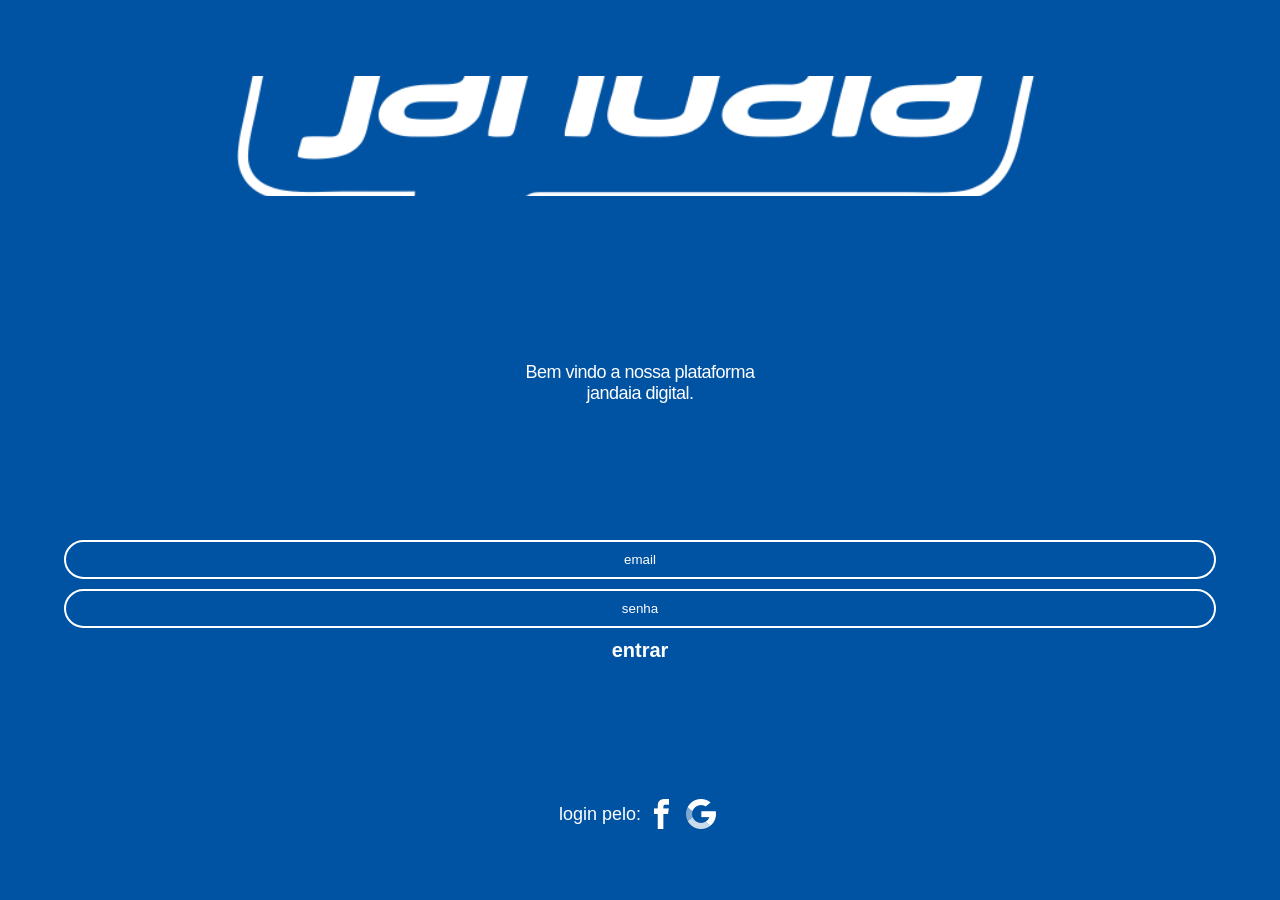
<file: index.html>
<!DOCTYPE html>
<html>
<head>
	<meta charset="utf-8">
	<title>Jandaia Digital</title>
	<meta name="viewport" content="width=device-width, initial-scale=1.0"> 
	<link rel="stylesheet" type="text/css" href="res/css/model.css">
	<link rel="stylesheet" type="text/css" href="res/css/app.css">

	<link rel="stylesheet" type="text/css" href="res/css/login.css">
</head>
<body>
	<main class="bg-blue">
		<div class="box full-h flex flow-column x-around">
			
			<div class="row flex xy-center">
				<div class="flex xy-center" id="logo"></div>
			</div>

			<div class="row">
				<h3 class="title" id="center">Bem vindo a nossa plataforma<br>jandaia digital.</h3>
			</div>

			<div class="row">
				<form class="row flex flow-column y-center" action="home.html">
					<input class="input-a" type="email" name="" placeholder="email">
					<input class="input-a" type="password" name="" placeholder="senha">
					<input class="btn-a" type="submit" value="entrar">
				</form>
			</div>	

			<div class="row flex xy-center">

				<div id="open-login" class="row flex xy-center">login pelo:
					<span id="icon-facebook"></span>
					<span id="icon-google"></span> 
				</div>

			</div>


		</div>
	</main>
</body>
</html>
</file>
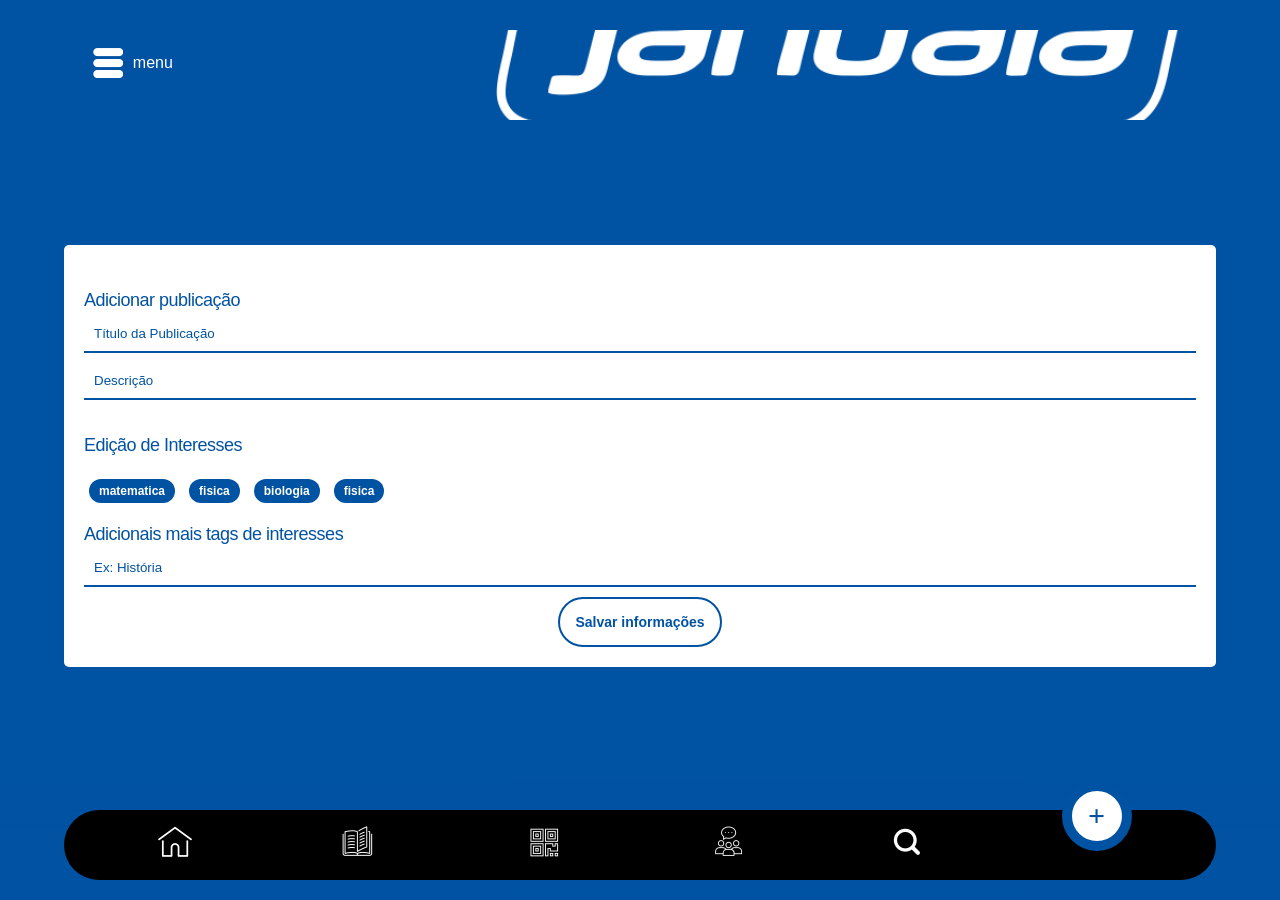
<file: add-post.html>
<!DOCTYPE html>
<html>
<head>
	<meta charset="utf-8">
	<title>Jandaia Digital - Home</title>
	<meta name="viewport" content="width=device-width, initial-scale=1.0"> 
	<link rel="stylesheet" type="text/css" href="res/css/model.css">
	<link rel="stylesheet" type="text/css" href="res/css/app.css">

	<link rel="stylesheet" type="text/css" href="res/css/profile.css">
</head>
<body>
	<main class="bg-blue">
		<div class="box flex flow-column">
						
			<header class="row">				
				<div class="row flex y-center x-around">

					<div class="column-3">
						<nav id="menu" class="flex y-center">
							<span id="icon"></span>	menu

							<ul class="fade">
								<li><a href="home.html">home</a></li>
								<li><a href="x">institucional</a></li>
								<li><a href="https://jandaia.com/contato/">contato</a></li>
								<li><a href="minha-conta.html">minha Conta</a></li>
							</ul>
						</nav>						
					</div>				

					<div class="column-6">						
						<a href="home.html"><div class="flex xy-center" id="logo"></div></a>
					</div>
				
				</div>
			</header>
		


			<div class="preference flex flow-column y-center" style="margin-top: 10%;">
			

				<div class="row">
					<h3 class="title">Adicionar publicação</h3>
				</div>	


				<input class="input-c" type="text" name="" placeholder="Título da Publicação">
				<input class="input-c" type="text" name="" placeholder="Descrição">

				<div class="row">
					<h3 class="title">Edição de Interesses</h3>
				</div>

				<div class="row"  style="margin-top: 20px">
					<span class="tag">matematica</span>
					<span class="tag">fisica</span>
					<span class="tag">biologia</span>
					<span class="tag">fisica</span>
				</div>



				<div class="row">
					<h3 class="title">Adicionais mais tags de interesses</h3>
				</div>

				<input class="input-c" type="text" name="" placeholder="Ex: História">
				<span class="btn-b">Salvar informações</span>




			</div>




			<div class="row" style="height: 130px;"></div>


		</div>
	</main>


	<footer class="flex y-end">
		<nav >
			<ul class="flex x-around">
				<a href="home.html"><li id="home"></li></a>
				<a href="scan.html"><li id="scan"></li></a>
				<a href="#"><li id="qr"><input type="file" style="opacity: 0;" accept="image/*" capture="camera"></li></a>
                <a href="comunity.html"><li id="comu"></li></a>
				<a href="search.html"><li id="search"></li></a>
				<li id="plus" class="flex xy-center">+
					<ul>
						<a href="agenda.html"><li>Anotação [+]</li></a>
						<a href="add-post.html"><li>Postagem [+]</li></a>
					</ul>
				</li>
			</ul>
		</nav>
	</footer>

</body>
</html>
</file>
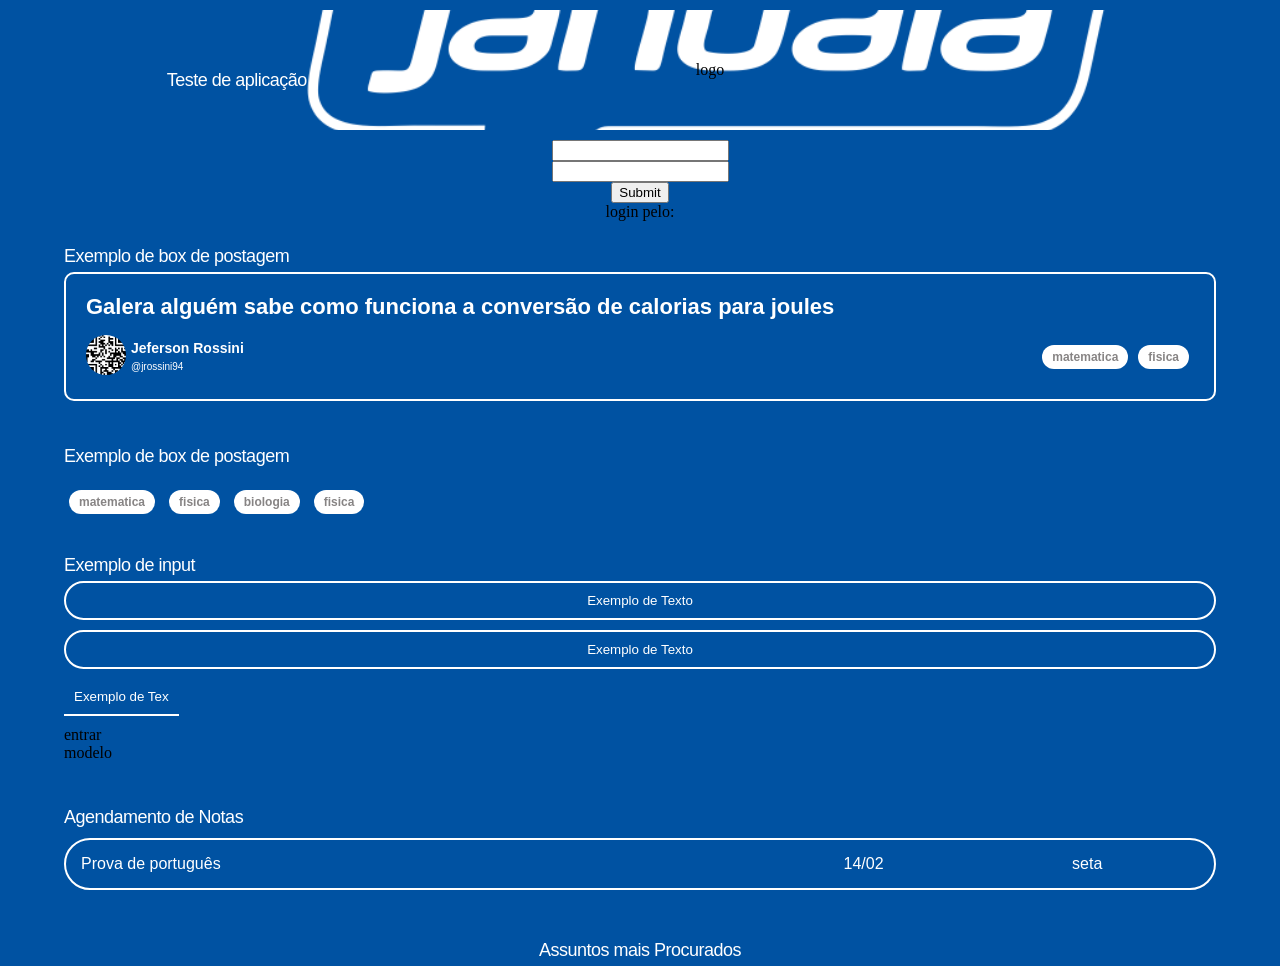
<file: components.html>
<!DOCTYPE html>
<html>
<head>
	<meta charset="utf-8">
	<title>Jandaia Digital</title>
	<meta name="viewport" content="width=device-width, initial-scale=1.0"> 
	<link rel="stylesheet" type="text/css" href="res/css/model.css">
	<link rel="stylesheet" type="text/css" href="res/css/app.css">

	<link rel="stylesheet" type="text/css" href="res/css/login.css">
</head>
<body>
	<main class="bg-blue">
		<div class="box full-h flex flow-column x-around">
			
			<div class="row flex xy-center">
				<div class="title">Teste de aplicação</div>
				<div class="flex xy-center" id="logo">logo</div>
			</div>

			<div class="row">
				<form class="row flex flow-column y-center">
					<input type="email" name="">
					<input type="password" name="">
					<input type="submit" name="">
				</form>
			</div>	

			<div class="row flex xy-center">
				<span>login pelo: </span>
			</div>


			<div class="row">
				<h3 class="title">Exemplo de box de postagem</h3>
			</div>

			<article class="box-article">
				<div class="row content">
					<h3>Galera alguém sabe como funciona a conversão de calorias para joules</h3>
				</div>

				<div class="row flex">
					<div class="user column-5 flex x-start">
						<div class="row flex y-center">
							<div id="avatar">
								<img src="res/files/img/1.png">
							</div>

							<div id="info">
								<h5>Jeferson Rossini</h5>
								<span>@jrossini94</span>
							</div>
						</div>
					</div>

					<div id="tags" class="column-5 flex x-end y-center">
						<span class="tag">matematica</span>
						<span class="tag">fisica</span>
					</div>
				</div>

			</article>




			<div class="row">
				<h3 class="title">Exemplo de box de postagem</h3>
			</div>

			<div class="row"  style="margin-top: 20px">
				<span class="tag">matematica</span>
				<span class="tag">fisica</span>
				<span class="tag">biologia</span>
				<span class="tag">fisica</span>
			</div>



			<div class="row" style="margin-top: 20px">
				<h3 class="title">Exemplo de input</h3>
			</div>

			<input class="input-a" type="text" name="" placeholder="Exemplo de Texto">
			<input class="input-a" type="text" name="" placeholder="Exemplo de Texto">
			<input class="input-b" type="text" name="" placeholder="Exemplo de Texto">

			<span class="btn-1">entrar</span>
			<span class="btn-2">modelo</span>

			<div class="row" style="margin-top: 20px">
				<h3 class="title">Agendamento de Notas</h3>
			</div>

			<div class="note flex">
				<div class="column-6">Prova de português</div>
				<div class="column-4 flex">
					<div class="column-5 flex xy-center"> 14/02</div>
					<div class="column-5 flex xy-center"> seta</div>
				</div>
			</div>


			<div class="row" style="margin-top: 20px">
				<h3 class="title" id="center">Assuntos mais Procurados</h3>
			</div>





		</div>
	</main>
</body>
</html>
</file>
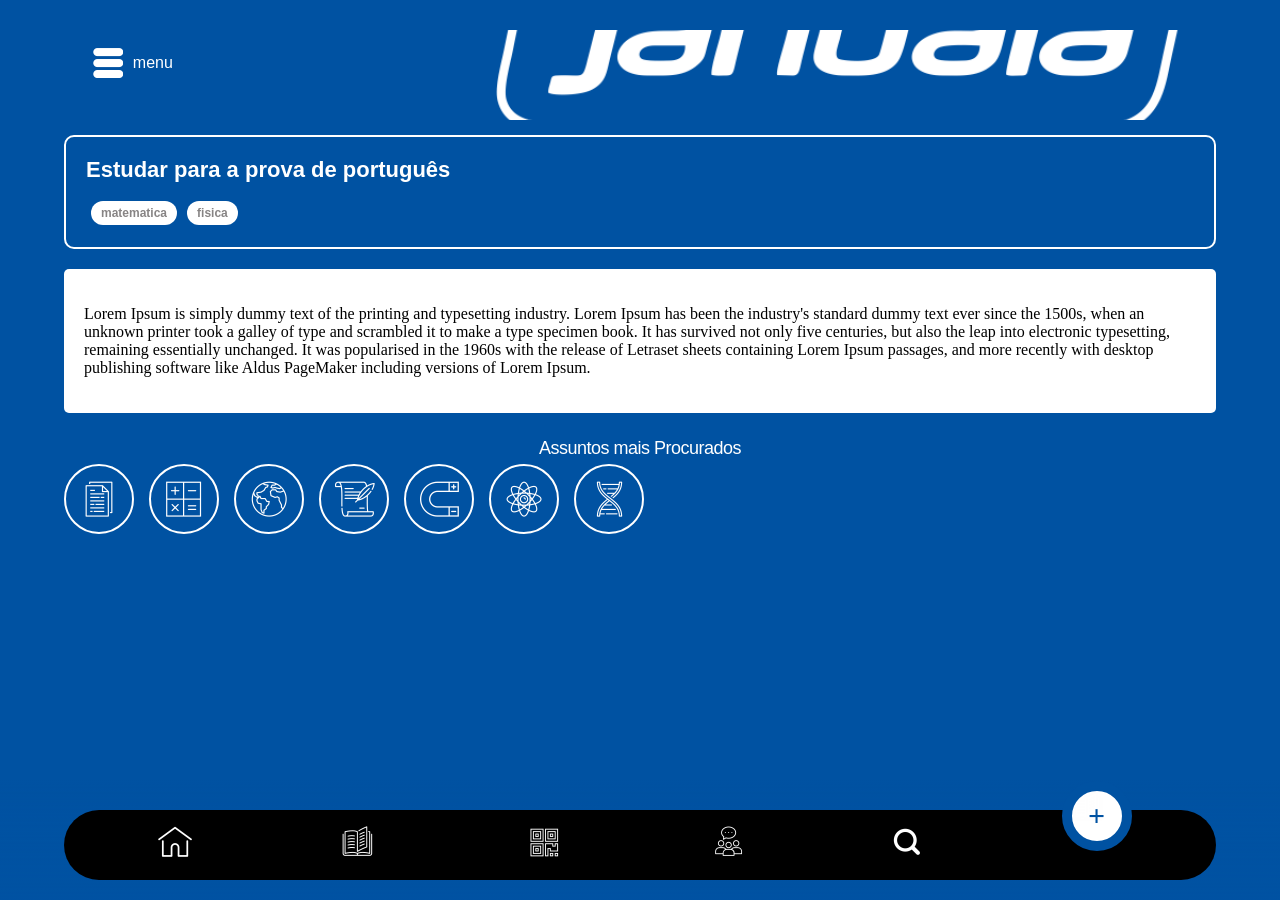
<file: compromisso.html>
<!DOCTYPE html>
<html>
<head>
	<meta charset="utf-8">
	<title>Jandaia Digital - Home</title>
	<meta name="viewport" content="width=device-width, initial-scale=1.0"> 
	<link rel="stylesheet" type="text/css" href="res/css/model.css">
	<link rel="stylesheet" type="text/css" href="res/css/app.css">

	<link rel="stylesheet" type="text/css" href="res/css/login.css">
</head>
<body>
	<main class="bg-blue">
		<div class="box flex flow-column">
			
			<header class="row">				
				<div class="row flex y-center x-around">

					<div class="column-3">
						<nav id="menu" class="flex y-center">
							<span id="icon"></span>	menu

							<ul class="fade">
								<li><a href="home.html">home</a></li>
								<li><a href="#">institucional</a></li>
								<li><a href="#">contato</a></li>
								<li><a href="minha-conta.html">minha Conta</a></li>
							</ul>
						</nav>						
					</div>				

					<div class="column-6">						
						<a href="home.html"><div class="flex xy-center" id="logo"></div></a>
					</div>
				
				</div>
			</header>
		

			<div class="row" style="margin-top: -20px;">
				<h3 class="title" id="center"></h3>
			</div>

			<article class="box-article">
					<div class="row content">
						<h3>Estudar para a prova de português</h3>
					</div>

					<div class="row flex"><!-- 
						<div class="user column-5 flex x-start">
							<div class="row flex y-center">
								<div id="avatar">
									<img src="res/files/img/1.png">
								</div>

								<div id="info">
									<h5>Jeferson Rossini</h5>
									<span>@jrossini94</span>
								</div>
							</div>
						</div> -->

						<div id="tags" class="column-5 flex x-start y-center">
							<span class="tag">matematica</span>
							<span class="tag">fisica</span>
						</div>
					</div>
			</article>

			<div class="content-article">
				<p class="row flex">Lorem Ipsum is simply dummy text of the printing and typesetting industry. Lorem Ipsum has been the industry's standard dummy text ever since the 1500s, when an unknown printer took a galley of type and scrambled it to make a type specimen book. It has survived not only five centuries, but also the leap into electronic typesetting, remaining essentially unchanged. It was popularised in the 1960s with the release of Letraset sheets containing Lorem Ipsum passages, and more recently with desktop publishing software like Aldus PageMaker including versions of Lorem Ipsum.</p>

			<!-- 	<div class="comment">
					<div class="row">
						<div class="user column-7 flex x-start">
							<div class="row flex y-center">
								<div id="avatar">
									<img src="res/files/img/1.png">
								</div>

								<div id="info">
									<h5>Jeferson Rossini</h5>
									<span>@jrossini94</span>
								</div>
							</div>
						</div>
					</div>
					<div class="row">
						Queria muito saber como funciona, estou com dificuldades em umas atividades
					</div>
				</div> -->

				<!-- <div class="comment">
					<div class="row">
						<div class="user column-7 flex x-start">
							<div class="row flex y-center">
								<div id="avatar">
									<img src="res/files/img/1.png">
								</div>

								<div id="info">
									<h5>Lara Cristina</h5>
									<span>@laracristina</span>
								</div>
							</div>
						</div>
					</div>
					<div class="row">
						Que legal seu conteúdo, não tinha visto desta forma antes.
					</div>
				</div>
 -->
			</div>
			
			



			<div class="row">
				<h3 class="title" id="center">Assuntos mais Procurados</h3>
			</div>

			<div class="row area-of-interest">
				<div class="row flex flow-row flow-nowrap">					
					
					<a href="list.html"><div class="item flex xy-center" id="a1"></div></a>
					<a href="list.html"><div class="item flex xy-center" id="a2"></div></a>
					<a href="list.html"><div class="item flex xy-center" id="a3"></div></a>
					<a href="list.html"><div class="item flex xy-center" id="a4"></div></a>
					<a href="list.html"><div class="item flex xy-center" id="a5"></div></a>
					<a href="list.html"><div class="item flex xy-center" id="a6"></div></a>
					<a href="list.html"><div class="item flex xy-center" id="a7"></div></a>
				</div>
					
			</div>


			<div class="row" style="height: 130px;"></div>


		</div>
	</main>


	<footer class="flex y-end">
		<nav >
			<ul class="flex x-around">
				<a href="home.html"><li id="home"></li></a>
				<a href="scan.html"><li id="scan"></li></a>
				<a href="#"><li id="qr"><input type="file" style="opacity: 0;" accept="image/*" capture="camera"></li></a>
                <a href="comunity.html"><li id="comu"></li></a>
				<a href="search.html"><li id="search"></li></a>
				<li id="plus" class="flex xy-center">+
					<ul>
						<a href="agenda.html"><li>Anotação [+]</li></a>
						<a href="add-post.html"><li>Postagem [+]</li></a>
					</ul>
				</li>
			</ul>
		</nav>
	</footer>

</body>
</html>
</file>
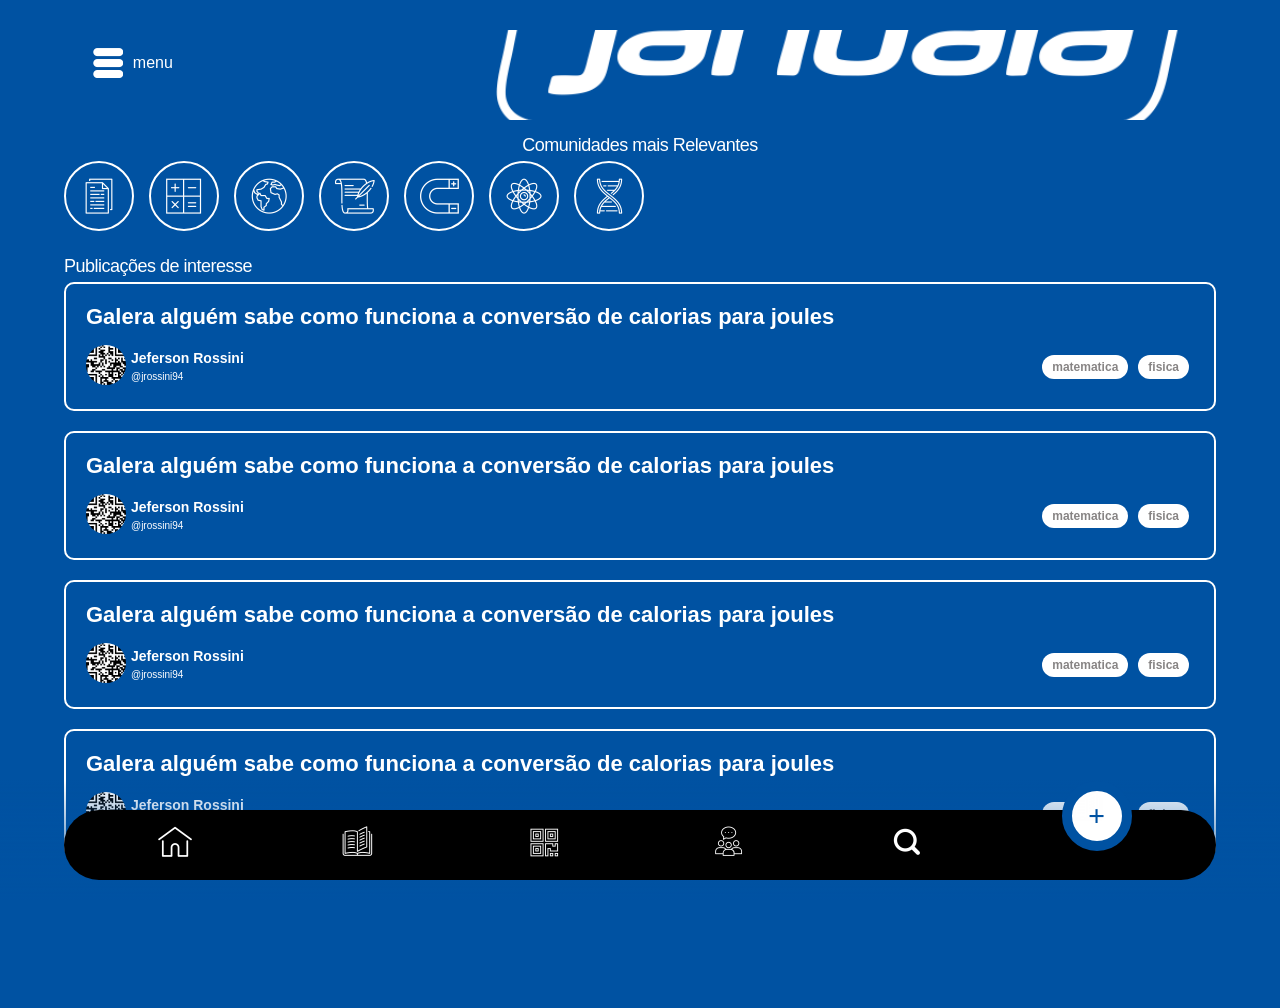
<file: comunity.html>
<!DOCTYPE html>
<html>
<head>
    <meta charset="utf-8">
    <title>Jandaia Digital - Home</title>
    <meta name="viewport" content="width=device-width, initial-scale=1.0"> 
    <link rel="stylesheet" type="text/css" href="res/css/model.css">
    <link rel="stylesheet" type="text/css" href="res/css/app.css">

    <link rel="stylesheet" type="text/css" href="res/css/login.css">
</head>
<body>
    <main class="bg-blue">
        <div class="box flex flow-column">
                        
            <header class="row">                
                <div class="row flex y-center x-around">

                    <div class="column-3">
                        <nav id="menu" class="flex y-center">
                            <span id="icon"></span> menu

                            <ul class="fade">
                                <li><a href="home.html">home</a></li>
                                <li><a href="#">institucional</a></li>
                                <li><a href="#">contato</a></li>
                                <li><a href="minha-conta.html">minha Conta</a></li>
                            </ul>
                        </nav>                      
                    </div>              

                    <div class="column-6">                      
                        <a href="home.html"><div class="flex xy-center" id="logo"></div></a>
                    </div>
                
                </div>
            </header>



            <div class="row" style="margin-top: -20px;"> 
                <h3 class="title" id="center">Comunidades mais Relevantes</h3>
            </div>

            <div class="row area-of-interest">
                <div class="row flex flow-row flow-nowrap">
                    
                    
                    <a href="list.html"><div class="item flex xy-center" id="a1"></div></a>
                    <a href="list.html"><div class="item flex xy-center" id="a2"></div></a>
                    <a href="list.html"><div class="item flex xy-center" id="a3"></div></a>
                    <a href="list.html"><div class="item flex xy-center" id="a4"></div></a>
                    <a href="list.html"><div class="item flex xy-center" id="a5"></div></a>
                    <a href="list.html"><div class="item flex xy-center" id="a6"></div></a>
                    <a href="list.html"><div class="item flex xy-center" id="a7"></div></a>
                </div>
                    
            </div>

        

            <div class="row">    
                <h3 class="title">Publicações de interesse</h3>
            </div>

            <article class="box-article">
                <a href="post.html">
                    <div class="row content">
                        <h3>Galera alguém sabe como funciona a conversão de calorias para joules</h3>
                    </div>

                    <div class="row flex">
                        <div class="user column-5 flex x-start">
                            <div class="row flex y-center">
                                <div id="avatar">
                                    <img src="res/files/img/1.png">
                                </div>

                                <div id="info">
                                    <h5>Jeferson Rossini</h5>
                                    <span>@jrossini94</span>
                                </div>
                            </div>
                        </div>

                        <div id="tags" class="column-5 flex x-end y-center">
                            <span class="tag">matematica</span>
                            <span class="tag">fisica</span>
                        </div>
                    </div>
                </a>
            </article>

            <article class="box-article">
                <a href="post.html">
                    <div class="row content">
                        <h3>Galera alguém sabe como funciona a conversão de calorias para joules</h3>
                    </div>

                    <div class="row flex">
                        <div class="user column-5 flex x-start">
                            <div class="row flex y-center">
                                <div id="avatar">
                                    <img src="res/files/img/1.png">
                                </div>

                                <div id="info">
                                    <h5>Jeferson Rossini</h5>
                                    <span>@jrossini94</span>
                                </div>
                            </div>
                        </div>

                        <div id="tags" class="column-5 flex x-end y-center">
                            <span class="tag">matematica</span>
                            <span class="tag">fisica</span>
                        </div>
                    </div>
                </a>
            </article>

            <article class="box-article">
                <a href="post.html">
                    <div class="row content">
                        <h3>Galera alguém sabe como funciona a conversão de calorias para joules</h3>
                    </div>

                    <div class="row flex">
                        <div class="user column-5 flex x-start">
                            <div class="row flex y-center">
                                <div id="avatar">
                                    <img src="res/files/img/1.png">
                                </div>

                                <div id="info">
                                    <h5>Jeferson Rossini</h5>
                                    <span>@jrossini94</span>
                                </div>
                            </div>
                        </div>

                        <div id="tags" class="column-5 flex x-end y-center">
                            <span class="tag">matematica</span>
                            <span class="tag">fisica</span>
                        </div>
                    </div>
                </a>
            </article>

            <article class="box-article">
                <a href="post.html">
                    <div class="row content">
                        <h3>Galera alguém sabe como funciona a conversão de calorias para joules</h3>
                    </div>

                    <div class="row flex">
                        <div class="user column-5 flex x-start">
                            <div class="row flex y-center">
                                <div id="avatar">
                                    <img src="res/files/img/1.png">
                                </div>

                                <div id="info">
                                    <h5>Jeferson Rossini</h5>
                                    <span>@jrossini94</span>
                                </div>
                            </div>
                        </div>

                        <div id="tags" class="column-5 flex x-end y-center">
                            <span class="tag">matematica</span>
                            <span class="tag">fisica</span>
                        </div>
                    </div>
                </a>
            </article>






        



            <div class="row" style="height: 130px;"></div>


        </div>
    </main>


    <footer class="flex y-end">
        <nav >
            <ul class="flex x-around">
                <a href="home.html"><li id="home"></li></a>
                <a href="scan.html"><li id="scan"></li></a>
                <a href="#"><li id="qr"><input type="file" style="opacity: 0;" accept="image/*" capture="camera"></li></a>
                <a href="comunity.html"><li id="comu"></li></a>
                <a href="search.html"><li id="search"></li></a>
                <li id="plus" class="flex xy-center">+
                    <ul>
                        <a href="agenda.html"><li>Anotação [+]</li></a>
                        <a href="add-post.html"><li>Postagem [+]</li></a>
                    </ul>
                </li>
            </ul>
        </nav>
    </footer>

</body>
</html>
</file>
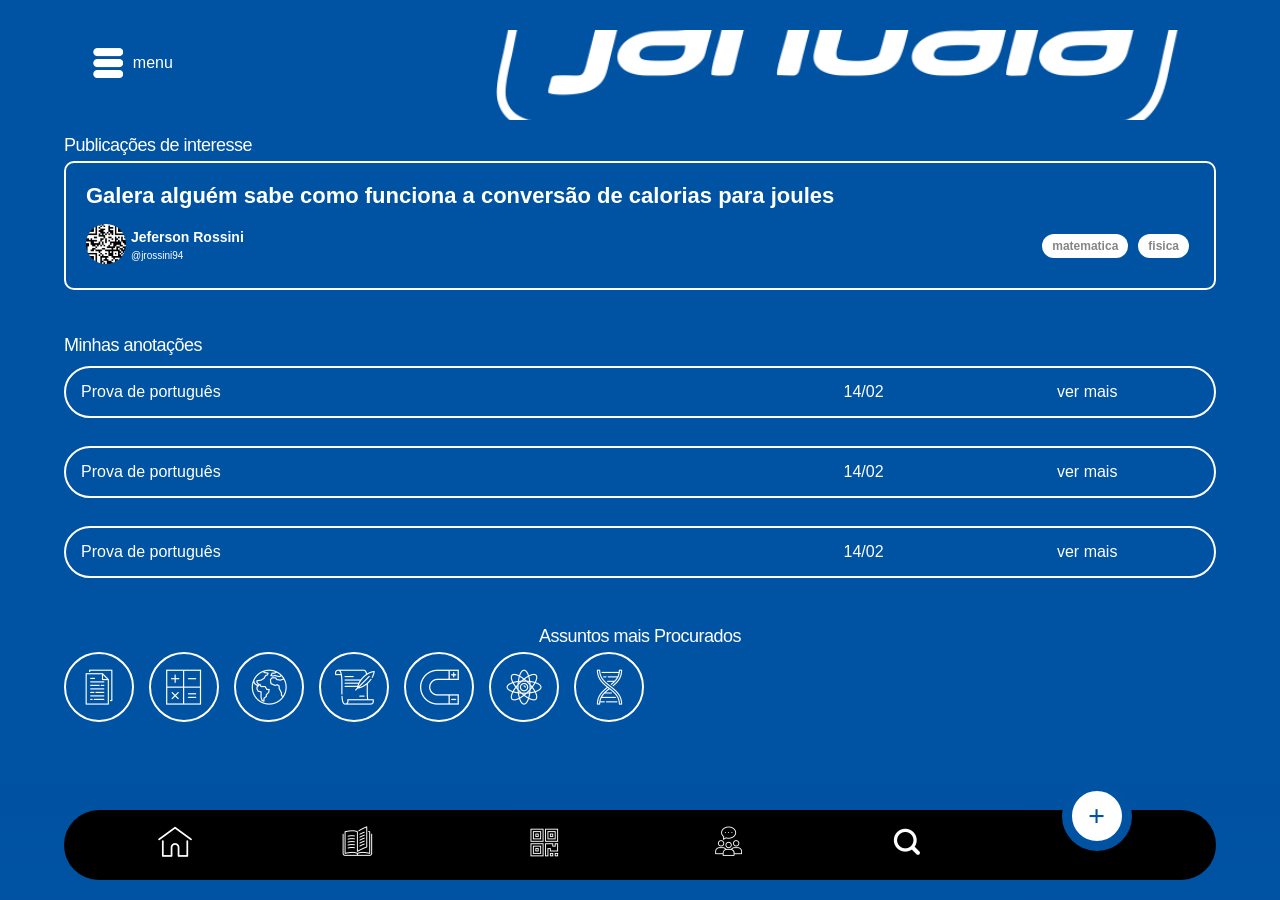
<file: home.html>
<!DOCTYPE html>
<html>
<head>
	<meta charset="utf-8">
	<title>Jandaia Digital - Home</title>
	<meta name="viewport" content="width=device-width, initial-scale=1.0"> 
	<link rel="stylesheet" type="text/css" href="res/css/model.css">
	<link rel="stylesheet" type="text/css" href="res/css/app.css">

	<link rel="stylesheet" type="text/css" href="res/css/login.css">
</head>
<body>
	<main class="bg-blue">
		<div class="box flex flow-column">
						
			<header class="row">				
				<div class="row flex y-center x-around">

					<div class="column-3">
						<nav id="menu" class="flex y-center">
							<span id="icon"></span>	menu

							<ul class="fade">
								<li><a href="home.html">home</a></li>
								<li><a href="x">institucional</a></li>
								<li><a href="https://jandaia.com/contato/">contato</a></li>
								<li><a href="minha-conta.html">minha Conta</a></li>
							</ul>
						</nav>						
					</div>				

					<div class="column-6">						
						<a href="home.html"><div class="flex xy-center" id="logo"></div></a>
					</div>
				
				</div>
			</header>
		

			<div class="row" style="margin-top: -20px;">
				<h3 class="title">Publicações de interesse</h3>
			</div>

			<article class="box-article">
				<a href="post.html">
					<div class="row content">
						<h3>Galera alguém sabe como funciona a conversão de calorias para joules</h3>
					</div>

					<div class="row flex">
						<div class="user column-5 flex x-start">
							<div class="row flex y-center">
								<div id="avatar">
									<img src="res/files/img/1.png">
								</div>

								<div id="info">
									<h5>Jeferson Rossini</h5>
									<span>@jrossini94</span>
								</div>
							</div>
						</div>

						<div id="tags" class="column-5 flex x-end y-center">
							<span class="tag">matematica</span>
							<span class="tag">fisica</span>
						</div>
					</div>
				</a>
			</article>




			<div class="row">
				<h3 class="title">Minhas anotações</h3>
			</div>

			<a href="compromisso.html">
			<div class="note flex">
				<div class="column-6">Prova de português</div>
				<div class="column-4 flex">
					<div class="column-5 flex xy-center"> 14/02</div>
					<div class="column-5 flex xy-center"> ver mais</div>
				</div>
			</div>
			</a>

			<a href="compromisso.html">
			<div class="note flex">
				<div class="column-6">Prova de português</div>
				<div class="column-4 flex">
					<div class="column-5 flex xy-center"> 14/02</div>
					<div class="column-5 flex xy-center"> ver mais</div>
				</div>
			</div>
			</a>

			<a href="compromisso.html">
			<div class="note flex">
				<div class="column-6">Prova de português</div>
				<div class="column-4 flex">
					<div class="column-5 flex xy-center"> 14/02</div>
					<div class="column-5 flex xy-center"> ver mais</div>
				</div>
			</div>
			</a>
			



			<div class="row">
				<h3 class="title" id="center">Assuntos mais Procurados</h3>
			</div>

			<div class="row area-of-interest">
				<div class="row flex flow-row flow-nowrap">
					
					
					<a href="list.html"><div class="item flex xy-center" id="a1"></div></a>
					<a href="list.html"><div class="item flex xy-center" id="a2"></div></a>
					<a href="list.html"><div class="item flex xy-center" id="a3"></div></a>
					<a href="list.html"><div class="item flex xy-center" id="a4"></div></a>
					<a href="list.html"><div class="item flex xy-center" id="a5"></div></a>
					<a href="list.html"><div class="item flex xy-center" id="a6"></div></a>
					<a href="list.html"><div class="item flex xy-center" id="a7"></div></a>
				</div>
					
			</div>


 		






			<div class="row" style="height: 130px;"></div>


		</div>
	</main>

	<footer class="flex y-end">
		<nav >
			<ul class="flex x-around">
				<a href="home.html"><li id="home"></li></a>
				<a href="scan.html"><li id="scan"></li></a>
				<a href="#"><li id="qr"><input type="file" style="opacity: 0;" accept="image/*" capture="camera"></li></a>
                <a href="comunity.html"><li id="comu"></li></a>
				<a href="search.html"><li id="search"></li></a>
				<li id="plus" class="flex xy-center">+
					<ul>
						<a href="agenda.html"><li>Anotação [+]</li></a>
						<a href="add-post.html"><li>Postagem [+]</li></a>
					</ul>
				</li>
			</ul>
		</nav>
	</footer>

</body>
</html>
</file>
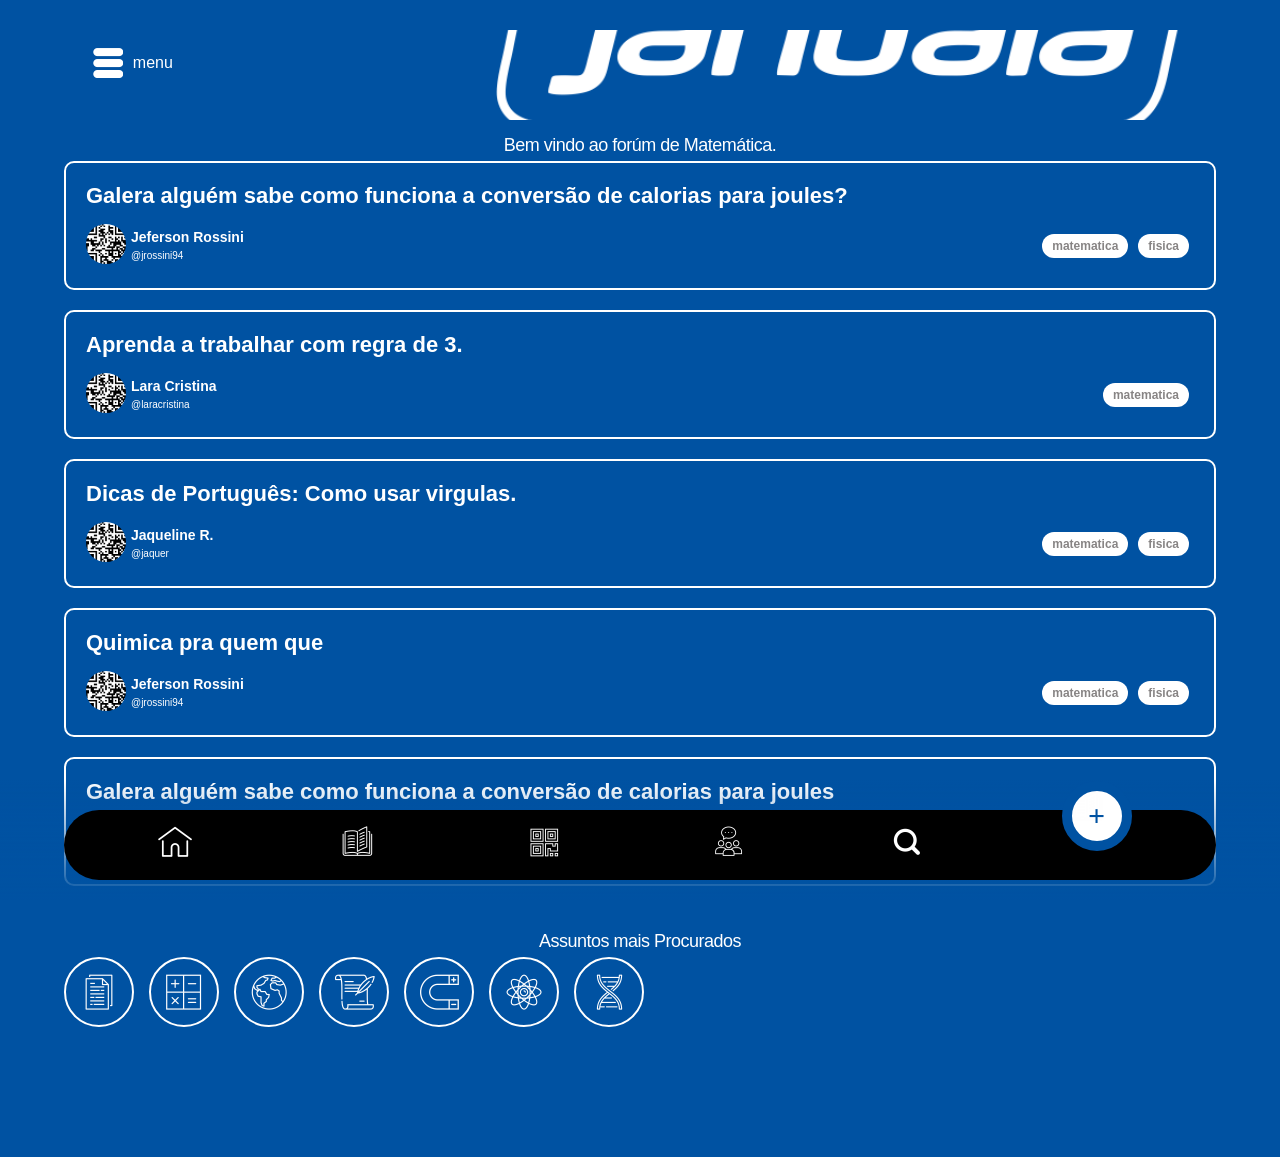
<file: list.html>
<!DOCTYPE html>
<html>
<head>
	<meta charset="utf-8">
	<title>Jandaia Digital - Home</title>
	<meta name="viewport" content="width=device-width, initial-scale=1.0"> 
	<link rel="stylesheet" type="text/css" href="res/css/model.css">
	<link rel="stylesheet" type="text/css" href="res/css/app.css">

	<link rel="stylesheet" type="text/css" href="res/css/login.css">
</head>
<body>
	<main class="bg-blue">
		<div class="box flex flow-column">
			
						
			<header class="row">				
				<div class="row flex y-center x-around">

					<div class="column-3">
						<nav id="menu" class="flex y-center">
							<span id="icon"></span>	menu

							<ul class="fade">
								<li><a href="home.html">home</a></li>
								<li><a href="#">institucional</a></li>
								<li><a href="#">contato</a></li>
								<li><a href="minha-conta.html">minha Conta</a></li>
							</ul>
						</nav>						
					</div>				

					<div class="column-6">						
						<a href="home.html"><div class="flex xy-center" id="logo"></div></a>
					</div>
				
				</div>
			</header>

			<div class="row" style="margin-top: -20px;">
				<h3 class="title" id="center">Bem vindo ao forúm de Matemática.</h3>
			</div>

			<article class="box-article">
				<a href="post.html">
					<div class="row content">
						<h3>Galera alguém sabe como funciona a conversão de calorias para joules?</h3>
					</div>

					<div class="row flex">
						<div class="user column-5 flex x-start">
							<div class="row flex y-center">
								<div id="avatar">
									<img src="res/files/img/1.png">
								</div>

								<div id="info">
									<h5>Jeferson Rossini</h5>
									<span>@jrossini94</span>
								</div>
							</div>
						</div>

						<div id="tags" class="column-5 flex x-end y-center">
							<span class="tag">matematica</span>
							<span class="tag">fisica</span>
						</div>
					</div>
				</a>
			</article>
			
			<article class="box-article">
				<a href="post.html">
					<div class="row content">
						<h3>Aprenda a trabalhar com regra de 3.</h3>
					</div>

					<div class="row flex">
						<div class="user column-5 flex x-start">
							<div class="row flex y-center">
								<div id="avatar">
									<img src="res/files/img/1.png">
								</div>

								<div id="info">
									<h5>Lara Cristina</h5>
									<span>@laracristina</span>
								</div>
							</div>
						</div>

						<div id="tags" class="column-5 flex x-end y-center">
							<span class="tag">matematica</span>
						</div>
					</div>
				</a>
			</article>
			
			<article class="box-article">
				<a href="post.html">
					<div class="row content">
						<h3>Dicas de Português: Como usar virgulas.</h3>
					</div>

					<div class="row flex">
						<div class="user column-5 flex x-start">
							<div class="row flex y-center">
								<div id="avatar">
									<img src="res/files/img/1.png">
								</div>

								<div id="info">
									<h5>Jaqueline R.</h5>
									<span>@jaquer</span>
								</div>
							</div>
						</div>

						<div id="tags" class="column-5 flex x-end y-center">
							<span class="tag">matematica</span>
							<span class="tag">fisica</span>
						</div>
					</div>
				</a>
			</article>
			
			<article class="box-article">
				<a href="post.html">
					<div class="row content">
						<h3>Quimica pra quem que</h3>
					</div>

					<div class="row flex">
						<div class="user column-5 flex x-start">
							<div class="row flex y-center">
								<div id="avatar">
									<img src="res/files/img/1.png">
								</div>

								<div id="info">
									<h5>Jeferson Rossini</h5>
									<span>@jrossini94</span>
								</div>
							</div>
						</div>

						<div id="tags" class="column-5 flex x-end y-center">
							<span class="tag">matematica</span>
							<span class="tag">fisica</span>
						</div>
					</div>
				</a>
			</article>
			
			<article class="box-article">
				<a href="post.html">
					<div class="row content">
						<h3>Galera alguém sabe como funciona a conversão de calorias para joules</h3>
					</div>

					<div class="row flex">
						<div class="user column-5 flex x-start">
							<div class="row flex y-center">
								<div id="avatar">
									<img src="res/files/img/1.png">
								</div>

								<div id="info">
									<h5>Jeferson Rossini</h5>
									<span>@jrossini94</span>
								</div>
							</div>
						</div>

						<div id="tags" class="column-5 flex x-end y-center">
							<span class="tag">matematica</span>
							<span class="tag">fisica</span>
						</div>
					</div>
				</a>
			</article>





			<div class="row">
				<h3 class="title" id="center">Assuntos mais Procurados</h3>
			</div>

			<div class="row area-of-interest">
				<div class="row flex flow-row flow-nowrap">
					
					
					<a href="list.html"><div class="item flex xy-center" id="a1"></div></a>
					<a href="list.html"><div class="item flex xy-center" id="a2"></div></a>
					<a href="list.html"><div class="item flex xy-center" id="a3"></div></a>
					<a href="list.html"><div class="item flex xy-center" id="a4"></div></a>
					<a href="list.html"><div class="item flex xy-center" id="a5"></div></a>
					<a href="list.html"><div class="item flex xy-center" id="a6"></div></a>
					<a href="list.html"><div class="item flex xy-center" id="a7"></div></a>
				</div>
					
			</div>


 		






			<div class="row" style="height: 130px;"></div>


		</div>
	</main>


	<footer class="flex y-end">
		<nav >
			<ul class="flex x-around">
				<a href="home.html"><li id="home"></li></a>
				<a href="scan.html"><li id="scan"></li></a>
				<a href="#"><li id="qr"><input type="file" style="opacity: 0;" accept="image/*" capture="camera"></li></a>
                <a href="comunity.html"><li id="comu"></li></a>
				<a href="search.html"><li id="search"></li></a>
				<li id="plus" class="flex xy-center">+
					<ul>
						<a href="agenda.html"><li>Anotação [+]</li></a>
						<a href="add-post.html"><li>Postagem [+]</li></a>
					</ul>
				</li>
			</ul>
		</nav>
	</footer>
</body>
</html>
</file>
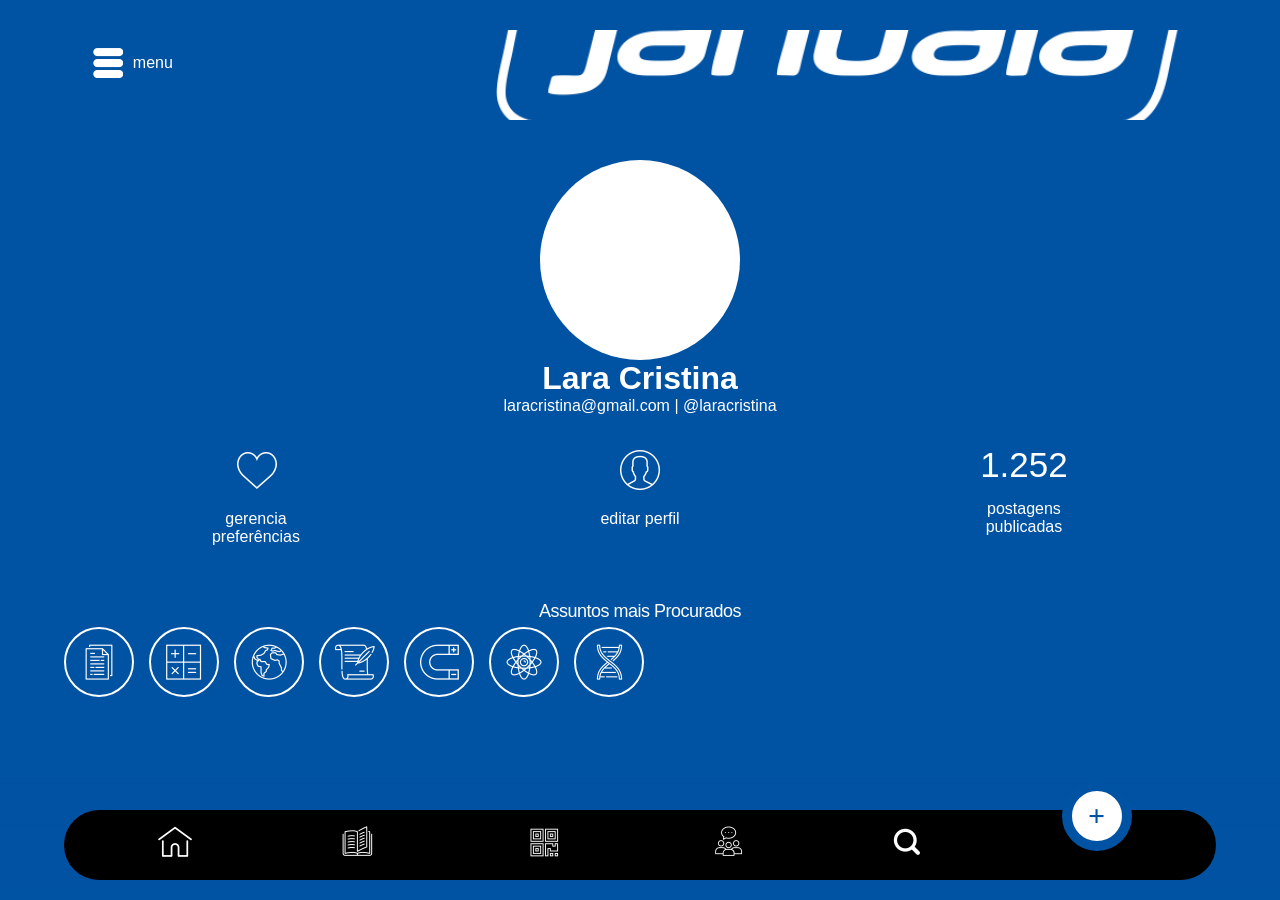
<file: minha-conta.html>
<!DOCTYPE html>
<html>
<head>
	<meta charset="utf-8">
	<title>Jandaia Digital - Home</title>
	<meta name="viewport" content="width=device-width, initial-scale=1.0"> 
	<link rel="stylesheet" type="text/css" href="res/css/model.css">
	<link rel="stylesheet" type="text/css" href="res/css/app.css">

	<link rel="stylesheet" type="text/css" href="res/css/profile.css">
</head>
<body>
	<main class="bg-blue">
		<div class="box flex flow-column">
						
			<header class="row">				
				<div class="row flex y-center x-around">

					<div class="column-3">
						<nav id="menu" class="flex y-center">
							<span id="icon"></span>	menu

							<ul class="fade">
								<li><a href="home.html">home</a></li>
								<li><a href="x">institucional</a></li>
								<li><a href="https://jandaia.com/contato/">contato</a></li>
								<li><a href="minha-conta.html">minha Conta</a></li>
							</ul>
						</nav>						
					</div>				

					<div class="column-6">						
						<a href="home.html"><div class="flex xy-center" id="logo"></div></a>
					</div>
				
				</div>
			</header>
		


			<div class="profile flex flow-column y-center">
				<div class="avatar"></div>
				<div class="row flex flow-column y-center">						
					<h1>Lara Cristina</h1>
					<span>laracristina@gmail.com | @laracristina</span>
				</div>
			</div>

			<div class="row flex y-start option">
				<div class="column-33 flex flow-column y-center x-center">
					<a href="preference.html">
						<span class="icon-cora" style="margin-left: 20px;"></span>
						<span>gerencia <br> preferências</span>
					</a>
				</div>
				<div class="column-33 flex flow-column y-center x-end">
					<span class="icon-profile"></span>
					<span>editar perfil</span>
				</div>
				<div class="column-33 flex flow-column y-center x-end">				
					<span id="number">1.252</span>
					<span>postagens <br> publicadas</span>
				</div>
			</div>

			


			<div class="row">
				<h3 class="title" id="center">Assuntos mais Procurados</h3>
			</div>

			<div class="row area-of-interest">
				<div class="row flex flow-row flow-nowrap">
					
					<a href="list.html"><div class="item flex xy-center" id="a1"></div></a>
					<a href="list.html"><div class="item flex xy-center" id="a2"></div></a>
					<a href="list.html"><div class="item flex xy-center" id="a3"></div></a>
					<a href="list.html"><div class="item flex xy-center" id="a4"></div></a>
					<a href="list.html"><div class="item flex xy-center" id="a5"></div></a>
					<a href="list.html"><div class="item flex xy-center" id="a6"></div></a>
					<a href="list.html"><div class="item flex xy-center" id="a7"></div></a>
				</div>
					
			</div>


 		



			<div class="row" style="height: 130px;"></div>


		</div>
	</main>

	
	<footer class="flex y-end">
		<nav >
			<ul class="flex x-around">
				<a href="home.html"><li id="home"></li></a>
				<a href="scan.html"><li id="scan"></li></a>
				<a href="#"><li id="qr"><input type="file" style="opacity: 0;" accept="image/*" capture="camera"></li></a>
                <a href="comunity.html"><li id="comu"></li></a>
				<a href="search.html"><li id="search"></li></a>
				<li id="plus" class="flex xy-center">+
					<ul>
						<a href="agenda.html"><li>Anotação [+]</li></a>
						<a href="add-post.html"><li>Postagem [+]</li></a>
					</ul>
				</li>
			</ul>
		</nav>
	</footer>
</body>
</html>
</file>
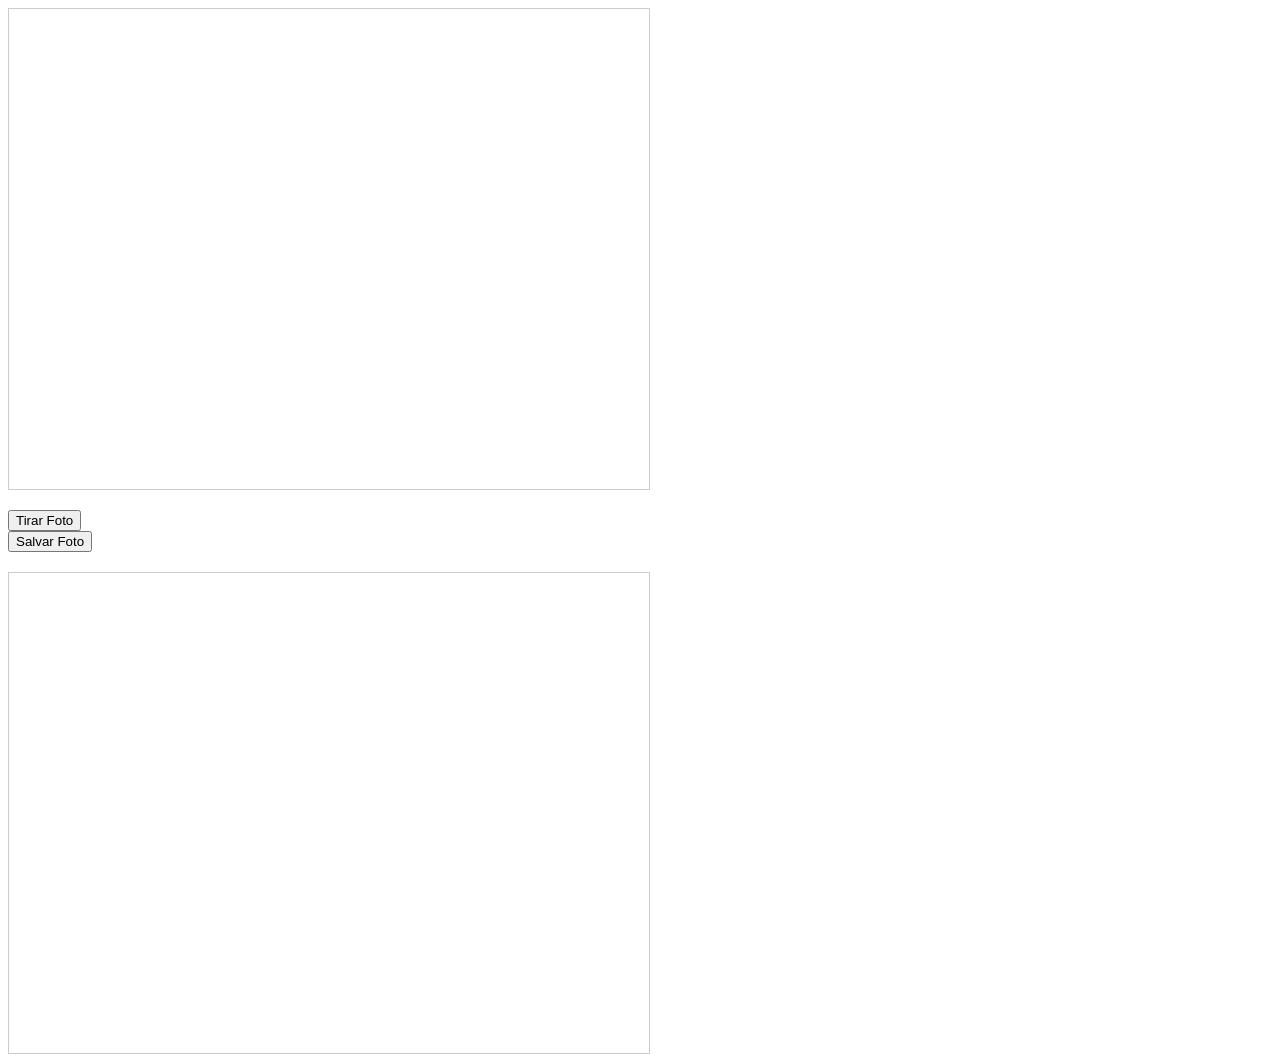
<file: open-camera.html>
<html>
<head>
<meta charset="utf-8">
<title>Tirar Fotos</title>
<script src="//code.jquery.com/jquery-1.11.0.min.js"></script>
<style>
        video { border: 1px solid #ccc; display: block; margin: 0 0 20px 0; }
        #canvas { margin-top: 20px; border: 1px solid #ccc; display: block; }
</style>
</head>
<body>
<div>
    <div><video id="video" width="640" height="480" autoplay></video></div>
    <div><button id="snap">Tirar Foto</button></div>
    <div><button id="save">Salvar Foto</button></div>
    <div><canvas id="canvas" width="640" height="480"></canvas></div>
<script>
    window.addEventListener("DOMContentLoaded", function() {
        var canvas = document.getElementById("canvas"),
        context = canvas.getContext("2d"),
        video = document.getElementById("video"),
        videoObj = { "video": true },
        errBack = function(error) {
                console.log("Video capture error: ", error.code); 
        };  
        if(navigator.getUserMedia) {
            navigator.getUserMedia(videoObj, function(stream) {
                video.src = stream;
                video.play();
            }, errBack);
        } else if(navigator.webkitGetUserMedia) {
            navigator.webkitGetUserMedia(videoObj, function(stream){
                video.src = window.webkitURL.createObjectURL(stream);
                video.play();
            }, errBack);
        }
        else if(navigator.mozGetUserMedia) {
            navigator.mozGetUserMedia(videoObj, function(stream){
                video.src = window.URL.createObjectURL(stream);
                video.play();
            }, errBack);
        }
    }, false);
    document.getElementById("snap").addEventListener("click", function() {      
        canvas.getContext("2d").drawImage(video, 0, 0, 640, 480);       
        //alert(canvas.toDataURL());
    });
    document.getElementById("save").addEventListener("click", function() {      
        $.post('fotossalvar.php', {imagem:canvas.toDataURL()}, function(data){
        },'json');
    });
</script>    
</body>
</html>
</file>
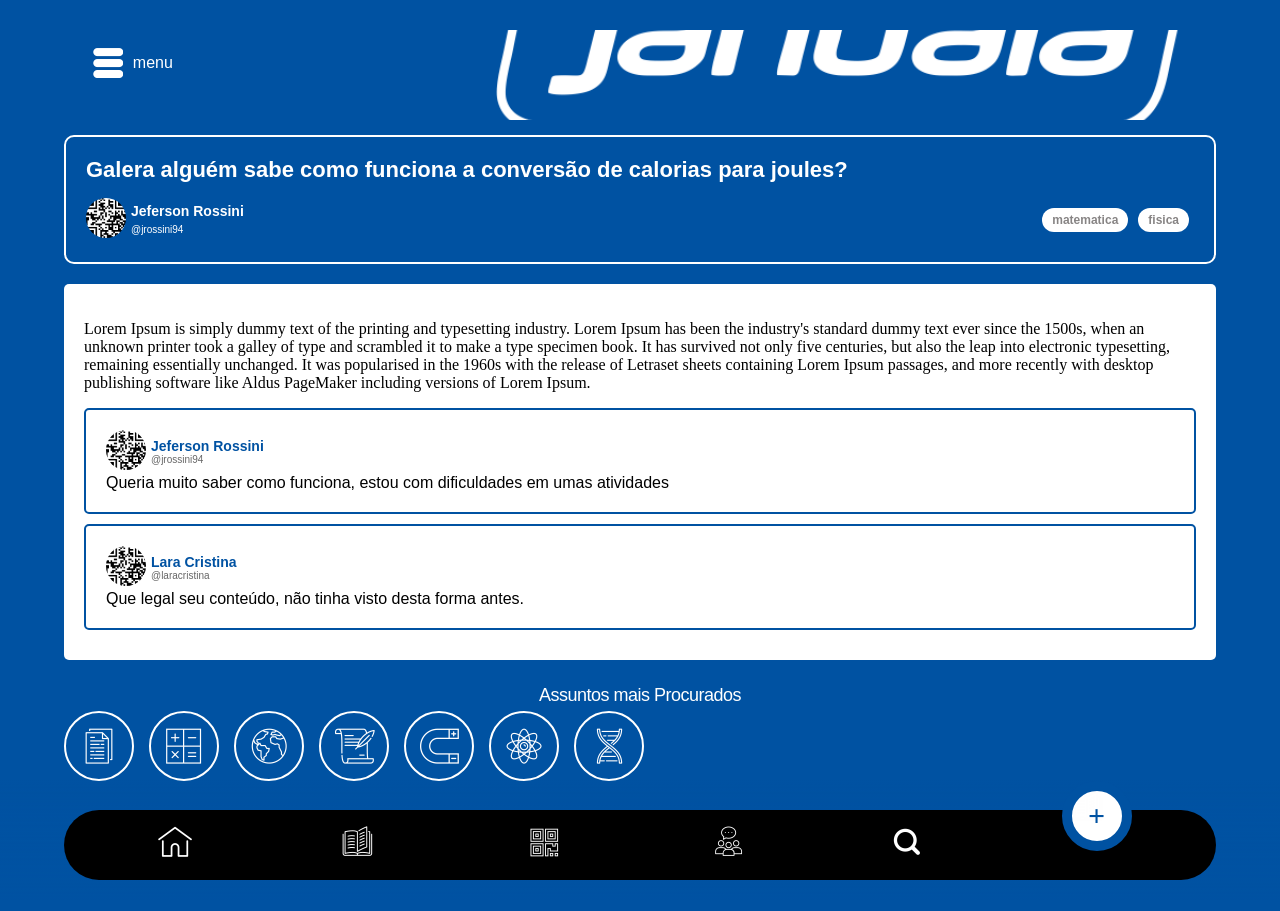
<file: post.html>
<!DOCTYPE html>
<html>
<head>
	<meta charset="utf-8">
	<title>Jandaia Digital - Home</title>
	<meta name="viewport" content="width=device-width, initial-scale=1.0"> 
	<link rel="stylesheet" type="text/css" href="res/css/model.css">
	<link rel="stylesheet" type="text/css" href="res/css/app.css">

	<link rel="stylesheet" type="text/css" href="res/css/login.css">
</head>
<body>
	<main class="bg-blue">
		<div class="box flex flow-column">
			
			<header class="row">				
				<div class="row flex y-center x-around">

					<div class="column-3">
						<nav id="menu" class="flex y-center">
							<span id="icon"></span>	menu

							<ul class="fade">
								<li><a href="home.html">home</a></li>
								<li><a href="#">institucional</a></li>
								<li><a href="#">contato</a></li>
								<li><a href="minha-conta.html">minha Conta</a></li>
							</ul>
						</nav>						
					</div>				

					<div class="column-6">						
						<a href="home.html"><div class="flex xy-center" id="logo"></div></a>
					</div>
				
				</div>
			</header>
		

			<div class="row" style="margin-top: -20px;">
				<h3 class="title" id="center"></h3>
			</div>

			<article class="box-article">
					<div class="row content">
						<h3>Galera alguém sabe como funciona a conversão de calorias para joules?</h3>
					</div>

					<div class="row flex">
						<div class="user column-5 flex x-start">
							<div class="row flex y-center">
								<div id="avatar">
									<img src="res/files/img/1.png">
								</div>

								<div id="info">
									<h5>Jeferson Rossini</h5>
									<span>@jrossini94</span>
								</div>
							</div>
						</div>

						<div id="tags" class="column-5 flex x-end y-center">
							<span class="tag">matematica</span>
							<span class="tag">fisica</span>
						</div>
					</div>
			</article>

			<div class="content-article">
				<p class="row flex">Lorem Ipsum is simply dummy text of the printing and typesetting industry. Lorem Ipsum has been the industry's standard dummy text ever since the 1500s, when an unknown printer took a galley of type and scrambled it to make a type specimen book. It has survived not only five centuries, but also the leap into electronic typesetting, remaining essentially unchanged. It was popularised in the 1960s with the release of Letraset sheets containing Lorem Ipsum passages, and more recently with desktop publishing software like Aldus PageMaker including versions of Lorem Ipsum.</p>

				<div class="comment">
					<div class="row">
						<div class="user column-7 flex x-start">
							<div class="row flex y-center">
								<div id="avatar">
									<img src="res/files/img/1.png">
								</div>

								<div id="info">
									<h5>Jeferson Rossini</h5>
									<span>@jrossini94</span>
								</div>
							</div>
						</div>
					</div>
					<div class="row">
						Queria muito saber como funciona, estou com dificuldades em umas atividades
					</div>
				</div>

				<div class="comment">
					<div class="row">
						<div class="user column-7 flex x-start">
							<div class="row flex y-center">
								<div id="avatar">
									<img src="res/files/img/1.png">
								</div>

								<div id="info">
									<h5>Lara Cristina</h5>
									<span>@laracristina</span>
								</div>
							</div>
						</div>
					</div>
					<div class="row">
						Que legal seu conteúdo, não tinha visto desta forma antes.
					</div>
				</div>

			</div>
			
			



			<div class="row">
				<h3 class="title" id="center">Assuntos mais Procurados</h3>
			</div>

			<div class="row area-of-interest">
				<div class="row flex flow-row flow-nowrap">					
					
					<a href="list.html"><div class="item flex xy-center" id="a1"></div></a>
					<a href="list.html"><div class="item flex xy-center" id="a2"></div></a>
					<a href="list.html"><div class="item flex xy-center" id="a3"></div></a>
					<a href="list.html"><div class="item flex xy-center" id="a4"></div></a>
					<a href="list.html"><div class="item flex xy-center" id="a5"></div></a>
					<a href="list.html"><div class="item flex xy-center" id="a6"></div></a>
					<a href="list.html"><div class="item flex xy-center" id="a7"></div></a>
				</div>
					
			</div>





			<div class="row" style="height: 130px;"></div>


		</div>
	</main>



	<footer class="flex y-end">
		<nav >
			<ul class="flex x-around">
				<a href="home.html"><li id="home"></li></a>
				<a href="scan.html"><li id="scan"></li></a>
				<a href="#"><li id="qr"><input type="file" style="opacity: 0;" accept="image/*" capture="camera"></li></a>
                <a href="comunity.html"><li id="comu"></li></a>
				<a href="search.html"><li id="search"></li></a>
				<li id="plus" class="flex xy-center">+
					<ul>
						<a href="agenda.html"><li>Anotação [+]</li></a>
						<a href="add-post.html"><li>Postagem [+]</li></a>
					</ul>
				</li>
			</ul>
		</nav>
	</footer>

</body>
</html>
</file>
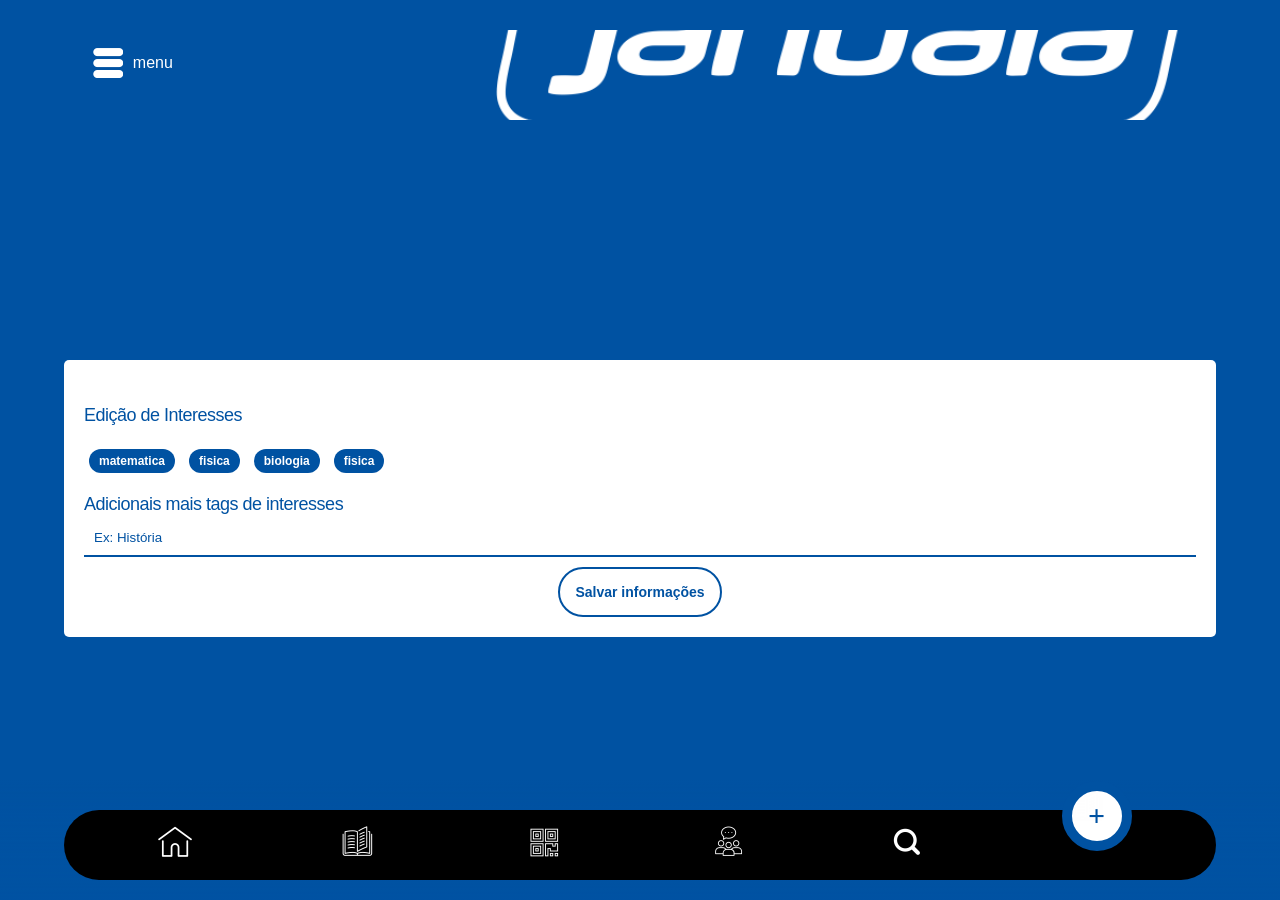
<file: preference.html>
<!DOCTYPE html>
<html>
<head>
	<meta charset="utf-8">
	<title>Jandaia Digital - Home</title>
	<meta name="viewport" content="width=device-width, initial-scale=1.0"> 
	<link rel="stylesheet" type="text/css" href="res/css/model.css">
	<link rel="stylesheet" type="text/css" href="res/css/app.css">

	<link rel="stylesheet" type="text/css" href="res/css/profile.css">
</head>
<body>
	<main class="bg-blue">
		<div class="box flex flow-column">
						
			<header class="row">				
				<div class="row flex y-center x-around">

					<div class="column-3">
						<nav id="menu" class="flex y-center">
							<span id="icon"></span>	menu

							<ul class="fade">
								<li><a href="home.html">home</a></li>
								<li><a href="x">institucional</a></li>
								<li><a href="https://jandaia.com/contato/">contato</a></li>
								<li><a href="minha-conta.html">minha Conta</a></li>
							</ul>
						</nav>						
					</div>				

					<div class="column-6">						
						<a href="home.html"><div class="flex xy-center" id="logo"></div></a>
					</div>
				
				</div>
			</header>
		


			<div class="preference flex flow-column y-center" style="margin-top: 20%;">
				


				<div class="row">
					<h3 class="title">Edição de Interesses</h3>
				</div>

				<div class="row"  style="margin-top: 20px">
					<span class="tag">matematica</span>
					<span class="tag">fisica</span>
					<span class="tag">biologia</span>
					<span class="tag">fisica</span>
				</div>



				<div class="row">
					<h3 class="title">Adicionais mais tags de interesses</h3>
				</div>

				<input class="input-c" type="text" name="" placeholder="Ex: História">
				<span class="btn-b">Salvar informações</span>





			</div>


			


		


 		






			<div class="row" style="height: 130px;"></div>


		</div>
	</main>



	<footer class="flex y-end">
		<nav >
			<ul class="flex x-around">
				<a href="home.html"><li id="home"></li></a>
				<a href="scan.html"><li id="scan"></li></a>
				<a href="#"><li id="qr"><input type="file" style="opacity: 0;" accept="image/*" capture="camera"></li></a>
                <a href="comunity.html"><li id="comu"></li></a>
				<a href="search.html"><li id="search"></li></a>
				<li id="plus" class="flex xy-center">+
					<ul>
						<a href="agenda.html"><li>Anotação [+]</li></a>
						<a href="add-post.html"><li>Postagem [+]</li></a>
					</ul>
				</li>
			</ul>
		</nav>
	</footer>

</body>
</html>
</file>
<file: res/css/model.css>
@import url('https://fonts.googleapis.com/css?family=Open+Sans:400,700,800i');


	a{	color:inherit; text-decoration: none;}
	*{-webkit-sizing: border-box;-moz-box-sizing: border-box;box-sizing: border-box;}
	body, html{padding:0px;margin:0px;overflow-x:hidden; }
	main{ max-width: 100%; width: 100%; min-height:100vh; height: auto; position: absolute;}
	.box{width: 90%; height: auto; margin: 0 auto;}
	.row{width: 100%;height: auto;}


	/* COLORS */
	.bg-blue{background-color: #0052A2;}
	.blue{color: #0052A2;}


	.full-w{min-width: 100vw }
	.full-h{min-height: 100vh }

	/* alinhamento e displays */
	.flex{display: flex !important;}

		/* ALIGN */
		.x-start{ justify-content: flex-start; }
		.x-end{ justify-content: flex-end; }
		.x-center{ justify-content: center;}
		.x-around{ justify-content: space-around;}
		.x-between{ justify-content: space-between; }

		.y-start{ align-items: flex-start; }
		.y-end{ align-items: flex-end; }
		.y-center{align-items: center;}
		.y-around{align-items: space-around;}
		.y-between{ align-content: space-between; }

		.xy-center{justify-content: center; align-items: center;}
		.align-content-center{ align-content: center;}

		/* FLOW */
		.flow-row{ flex-flow: row wrap;}
		.flow-column{ flex-flow: column wrap;}
		.flow-wrap{ flex-wrap: wrap; }
		.flow-nowrap{ flex-wrap: nowrap; }

		/* DIRECTION */
		.x-reverse{ flex-direction: row-reverse; }
		.y-reverse{ flex-direction: column-reverse; }



	.column-1{width: 10%;height: auto;}
	.column-2{width: 20%;height: auto;}
	.column-3{width: 30%;height: auto;}
	.column-4{width: 40%;height: auto;}
	.column-5{width: 50%;height: auto;}
	.column-6{width: 60%;height: auto;}
	.column-7{width: 70%;height: auto;}
	.column-8{width: 80%;height: auto;}
	.column-9{width: 90%;height: auto;}
	.column-25{width: 25%; height: auto;}
	.column-33{width: 33.3333%; height: auto;}
	.column-50{width: 50%; height: auto;}
</file>
<file: res/css/app.css>
.title{	font-size: 18px !important; font-family: 'arial'; font-weight: normal; letter-spacing: -0.5px; color: #fff; margin: 25px 0px 5px 0px; padding: }
	.title#center{	text-align: center;}


	.box-article{ width: 100%; padding: 20px; border: 2px solid #fff; border-radius: 10px;  font-family: 'arial'; margin-bottom: 20px; }	
	.box-article .content { margin-bottom: 15px; }
	.box-article .content h1, h2, h3, h4, h5{ padding: 0; margin: 0px; font-size: 22px !important; color: #fff; }	


	.content-article{ padding: 20px; background-color: #fff; border-radius: 5px; }
	.content-article .comment{ padding: 20px;  border-radius: 5px; border: 2px solid #0052A2; margin-bottom: 10px; font-family: 'arial';  }
	.content-article .user #info h5{ padding: 0px; margin: 0px; margin-bottom: -5px; font-size: 14px !important; color: #0052A2; }	
	.content-article .user #info span{font-size: 10px;  margin-top: 0px; color: #666; }	

	.area-of-interest{ width: 100%; overflow: auto; }
	.area-of-interest .item{
		width: 70px;
		height: 70px;
		border: 2px solid #fff;
		border-radius: 50%;
		margin-right: 15px;

		display: flex;
		flex: 0 0 auto;

		background-repeat: no-repeat;
		background-position: center;
	}

	.area-of-interest .item#a1{  background-image: url(../files/img/a1.png);}
	.area-of-interest .item#a2{  background-image: url(../files/img/a2.png);}
	.area-of-interest .item#a3{  background-image: url(../files/img/a3.png);}
	.area-of-interest .item#a4{  background-image: url(../files/img/a4.png);}
	.area-of-interest .item#a5{  background-image: url(../files/img/a5.png);}
	.area-of-interest .item#a6{  background-image: url(../files/img/a6.png);}
	.area-of-interest .item#a7{  background-image: url(../files/img/a7.png);}



	.user #avatar img{width: 40px; height: 40px; margin-right: 5px; border-radius: 50%}
	.user #info{}
	.user #info h5{ padding: 0; margin: 0px; font-size: 14px !important; color: #fff; }	
	.user #info span{font-size: 10px;  margin-top: 0px; color: #fff; }	

	.tag{ width: auto; max-width: auto; padding: 5px 10px; white-space: nowrap; border-radius: 50px; background-color: #fff; font-family: arial; font-weight: bold; color: #878484; margin: 2.5px 5px 2.5px 5px; font-size: 12px; }


	/*forms*/
	.input-a{ width: 100%; border: 2px solid #fff; padding: 10px; margin-bottom: 10px; border-radius: 20px; color: #fff; background-color: transparent; outline: none; text-align: center;	 }
	.input-a::placeholder { color: #fff;}


	.input-b{ width: 10%; border:none; border-bottom: 2px solid #fff; padding: 10px; margin-bottom: 10px;  color: #fff; background-color: transparent; outline: none; text-align: left;	 }
	.input-b::placeholder { color: #fff;}

	.input-c{ width: 100%; border:none; border-bottom: 2px solid #0052A2; padding: 10px; margin-bottom: 10px;  color: #0052A2; background-color: transparent; outline: none; text-align: left;	 }
	.input-c::placeholder { color: #0052A2;}

	.btn-a{ background-color: transparent; border: none; font-size: 20px; text-align: center; color: #fff; font-family: 'arial'; font-weight: bold; }
	.btn-b{ background-color: transparent; border: 2px solid #0052A2; font-size: 14px; text-align: center; color: #0052A2; padding: 15px; border-radius: 25px; font-family: 'arial'; font-weight: bold; }
	

	.note{ width: 100%; padding: 15px; border: 2px solid #fff; border-radius: 35px; color: #fff; margin: 5px 0px;  font-family: 'arial';}



	.qr-camera{ width: 100%; height: 350px; margin-top: 35px; background-color: #000; }

	nav#menu-mobile {
	    width: 120px;
	    height: 100%;
	    color: #fff;
	    display: flex;
	    justify-content: center;
	    align-items: center;
	    color: #fff;
	}



	header{		
		width: 100%;
		margin-top: 20px
	}

	header #logo {
	    width: 100%;
	    height: 90px;
	    margin: 10px 0px;
	    background-image: url(../files/img/logo.png);
	    background-size: 100% auto;
	    background-position: center;
	    background-repeat: no-repeat;
   }

	header #menu{ color: #fff; font-family: 'arial'; margin-top: -25px; position: relative;  }
	header #menu #icon{
		width: 30px;
		height: 30px;
		margin-right: 10px;
		background-image: url(../files/img/menu.png);
	}

	header #menu:hover .fade{ display: flex; flex-flow: column; }

	header #menu .fade{
		width: 200px;
		position: absolute;
		background-color: #fff;
		border-radius: 10px;
		color: #ccc; 
		top: 20px;
		padding: 15px;
		text-transform: uppercase;
		font-size: 13px;

		display: none;

		list-style: none;
	}
	header #menu .fade li{ padding: 2.5px; }


	footer{
		width: 100%;
		height: 120px;
		position: fixed;
		bottom: 0;

		background-color: red;
		/* Permalink - use to edit and share this gradient: http://colorzilla.com/gradient-editor/#0052a2+0,0052a2+99&0+0,1+100 */
		background: -moz-linear-gradient(top, rgba(0,82,162,0) 0%, rgba(0,82,162,0.99) 99%, rgba(0,82,162,1) 100%); /* FF3.6-15 */
		background: -webkit-linear-gradient(top, rgba(0,82,162,0) 0%,rgba(0,82,162,0.99) 99%,rgba(0,82,162,1) 100%); /* Chrome10-25,Safari5.1-6 */
		background: linear-gradient(to bottom, rgba(0,82,162,0) 0%,rgba(0,82,162,0.99) 99%,rgba(0,82,162,1) 100%); /* W3C, IE10+, FF16+, Chrome26+, Opera12+, Safari7+ */
		filter: progid:DXImageTransform.Microsoft.gradient( startColorstr='#000052a2', endColorstr='#0052a2',GradientType=0 ); /* IE6-9 */

	}

	footer nav{
		width: 90%;
		height: 70px;
		border-radius: 180px;
		background-color: #000000;
		margin: 20px auto;

		left: calc(50% - 45%);
	}


	footer nav ul{
		padding: 10px;
		list-style: none;
		padding-left: 20px;
	}

	footer nav ul li{
		width: 35px;
		height: 35px;

		margin-top: -10px;

		list-style: none;
		background-image: url(../files/img/menu-icons.png);
		background-repeat: no-repeat;

	}

	footer nav ul li#home{
		background-image: url(../files/img/home.png);
		background-repeat: no-repeat;
	}

	footer nav ul li#qr{background-position: -52px 0px; position: relative;}
	footer nav ul li#qr input[type="file"]{width: 100%; height: 100%;}
	footer nav ul li#comu{background-position: -108px 0px;}
	footer nav ul li#search{background-position: -170px -1px;}



	footer nav ul li#plus{
		width: 70px;
	    height: 70px;
	    border-radius: 50%;
	    background-color: #fff;
	    border: 10px solid #0052A2;
	    margin-top: -55px;
	    margin-left: -15px;
	    text-align: center;
	    color: #0052A2;
	    font-size: 30px;
	    font-weight: bold;

	    position: relative;

	}

	footer nav ul li#plus ul{
		width: 180px;
		height: auto;

		background-color: #fff;
		border-radius: 5px;
		position: absolute;

		right: 0px;
		bottom: 50px;
		color: #000 !important;
		display: none;
		flex-flow: column;
		align-items: center;
	}


	footer nav ul li#plus:hover ul{ display: flex;	}


	footer nav ul li#plus ul li{
		width: 100%;
		height: auto;
		text-align: right;
		font-size: 18px;

		background-color: #f60;
		font-family: 'arial';
		padding: 3px;
		background: none;
		margin: 0px;
		text-align: right;
	}
</file>
<file: res/css/login.css>
/* COLORS */
	.bg-blue{background-color: #0052A2;}
	.blue{color: #0052A2;}

	#logo{
		width: 70%;
		height: 120px;
		margin: 10px 0px;

		background-image: url('../files/img/logo.png');
		background-size: 100% auto;
		background-position: center;
		background-repeat: no-repeat;
	}



	#open-login{ font-size: 18px; color: #fff; font-family: 'arial' }
	#icon-facebook{ width: 30px; height: 30px; background-image:url('../files/img/face.png'); margin: 5px; background-repeat: no-repeat; background-position: center;}
	#icon-google{ width: 30px; height: 30px; background-image:url('../files/img/google.png'); margin: 5px; background-repeat: no-repeat; background-position: center;}
</file>
<file: res/css/profile.css>
.profile{ font-family: 'arial'; margin: 30px; }
.profile .avatar{
	width: 200px;
	height: 200px;
	background-color: #fff;
	border-radius: 50%;
}

.profile h1{ padding: 0px; margin: 0px; color: #fff; }
.profile span{ padding: 0px; margin: 0px; color: #fff; }

.option{
	text-align: center;font-family: 'arial';
	color: #fff;
	margin-bottom: 30px;
}

.option .icon-cora{
	width: 50px;
	height: 50px;

	margin-bottom: 15px;
	background-image: url('../files/img/cora.png');
	background-position: center;
	background-repeat: no-repeat;

	display: flex;
}

.option .icon-profile{
	width: 50px;
	height: 50px;

	background-image: url('../files/img/profile.png');
	background-position: center;
	background-repeat: no-repeat;
	margin-bottom: 15px;

	display: flex;
}

.option #number{
	font-size: 35px;
	margin-bottom: 15px;
}




.preference{
	padding: 20px;
	border-radius: 5px;

	background-color: #fff;
}

.preference .title{color: #0052A2; }
.preference .tag{ background-color: #0052A2; color: #fff; }

.preference .tag{ background-color: #0052A2; color: #fff; }
</file>
